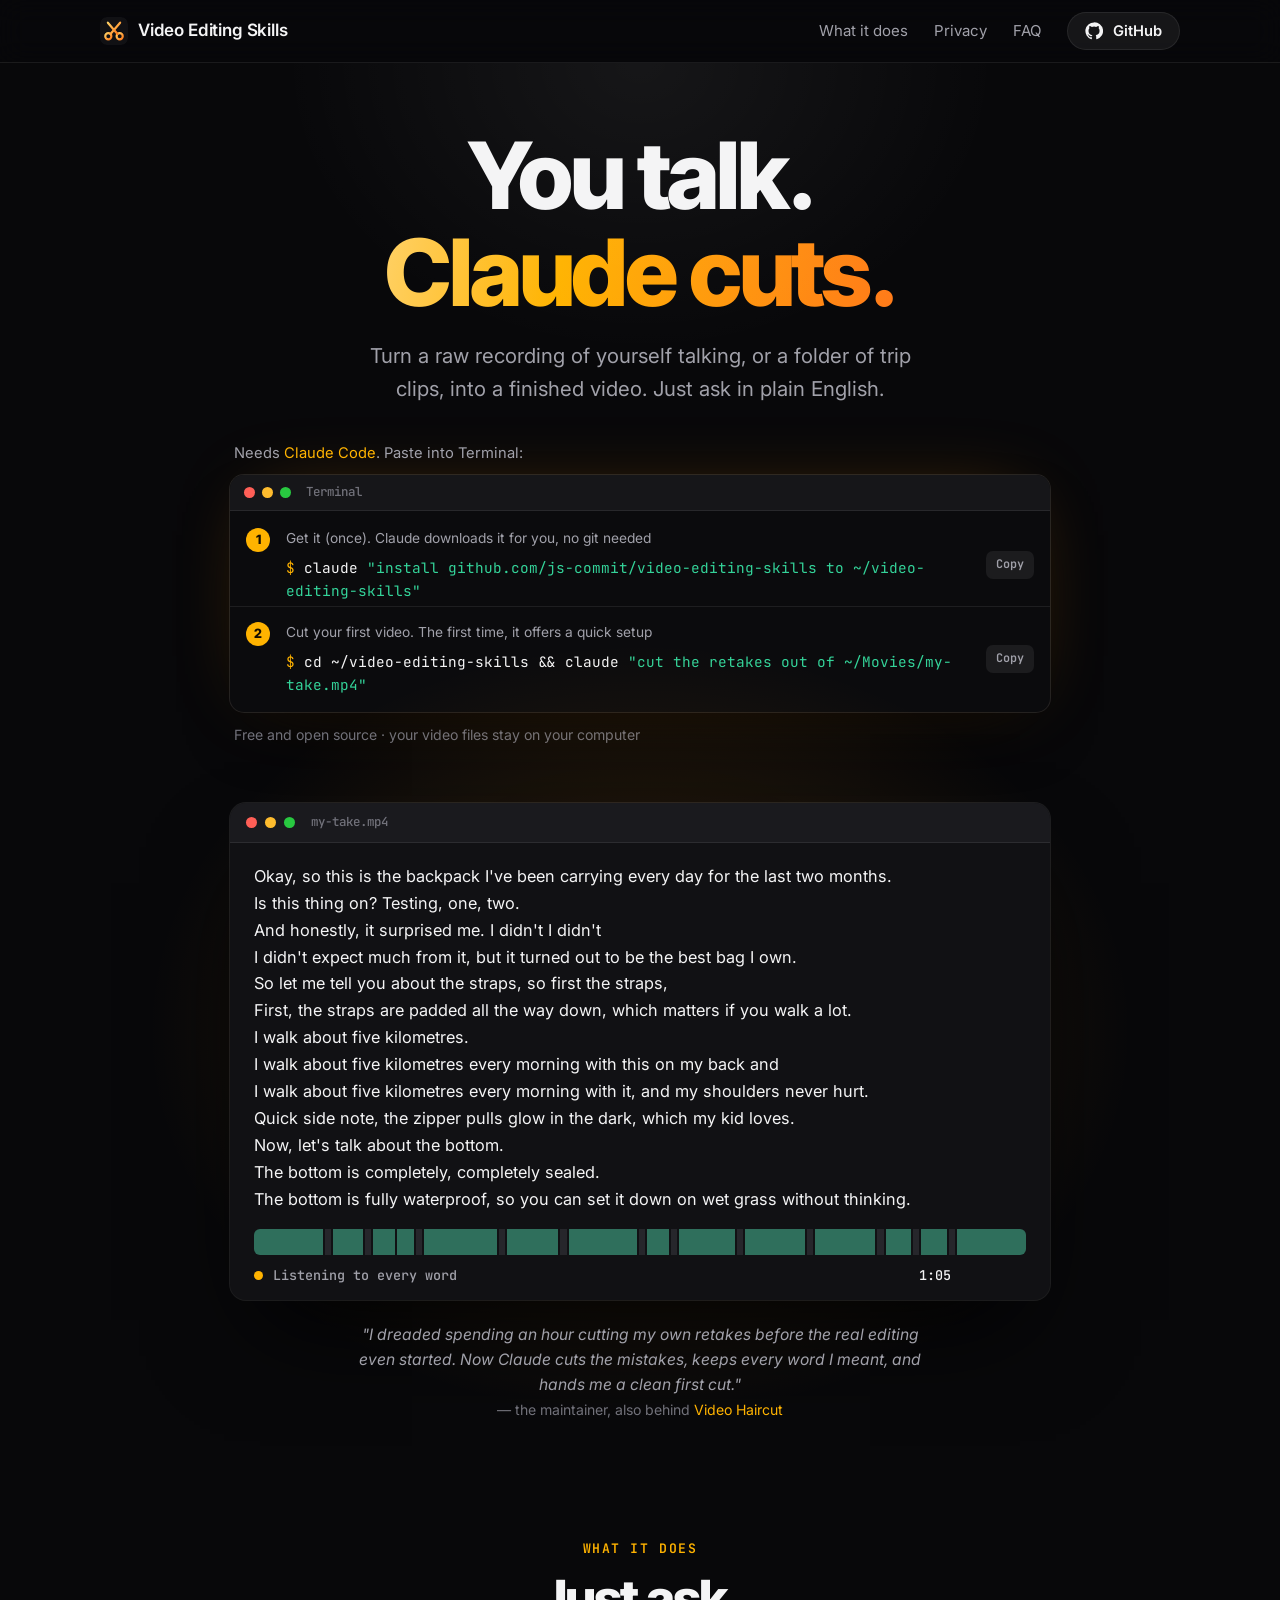
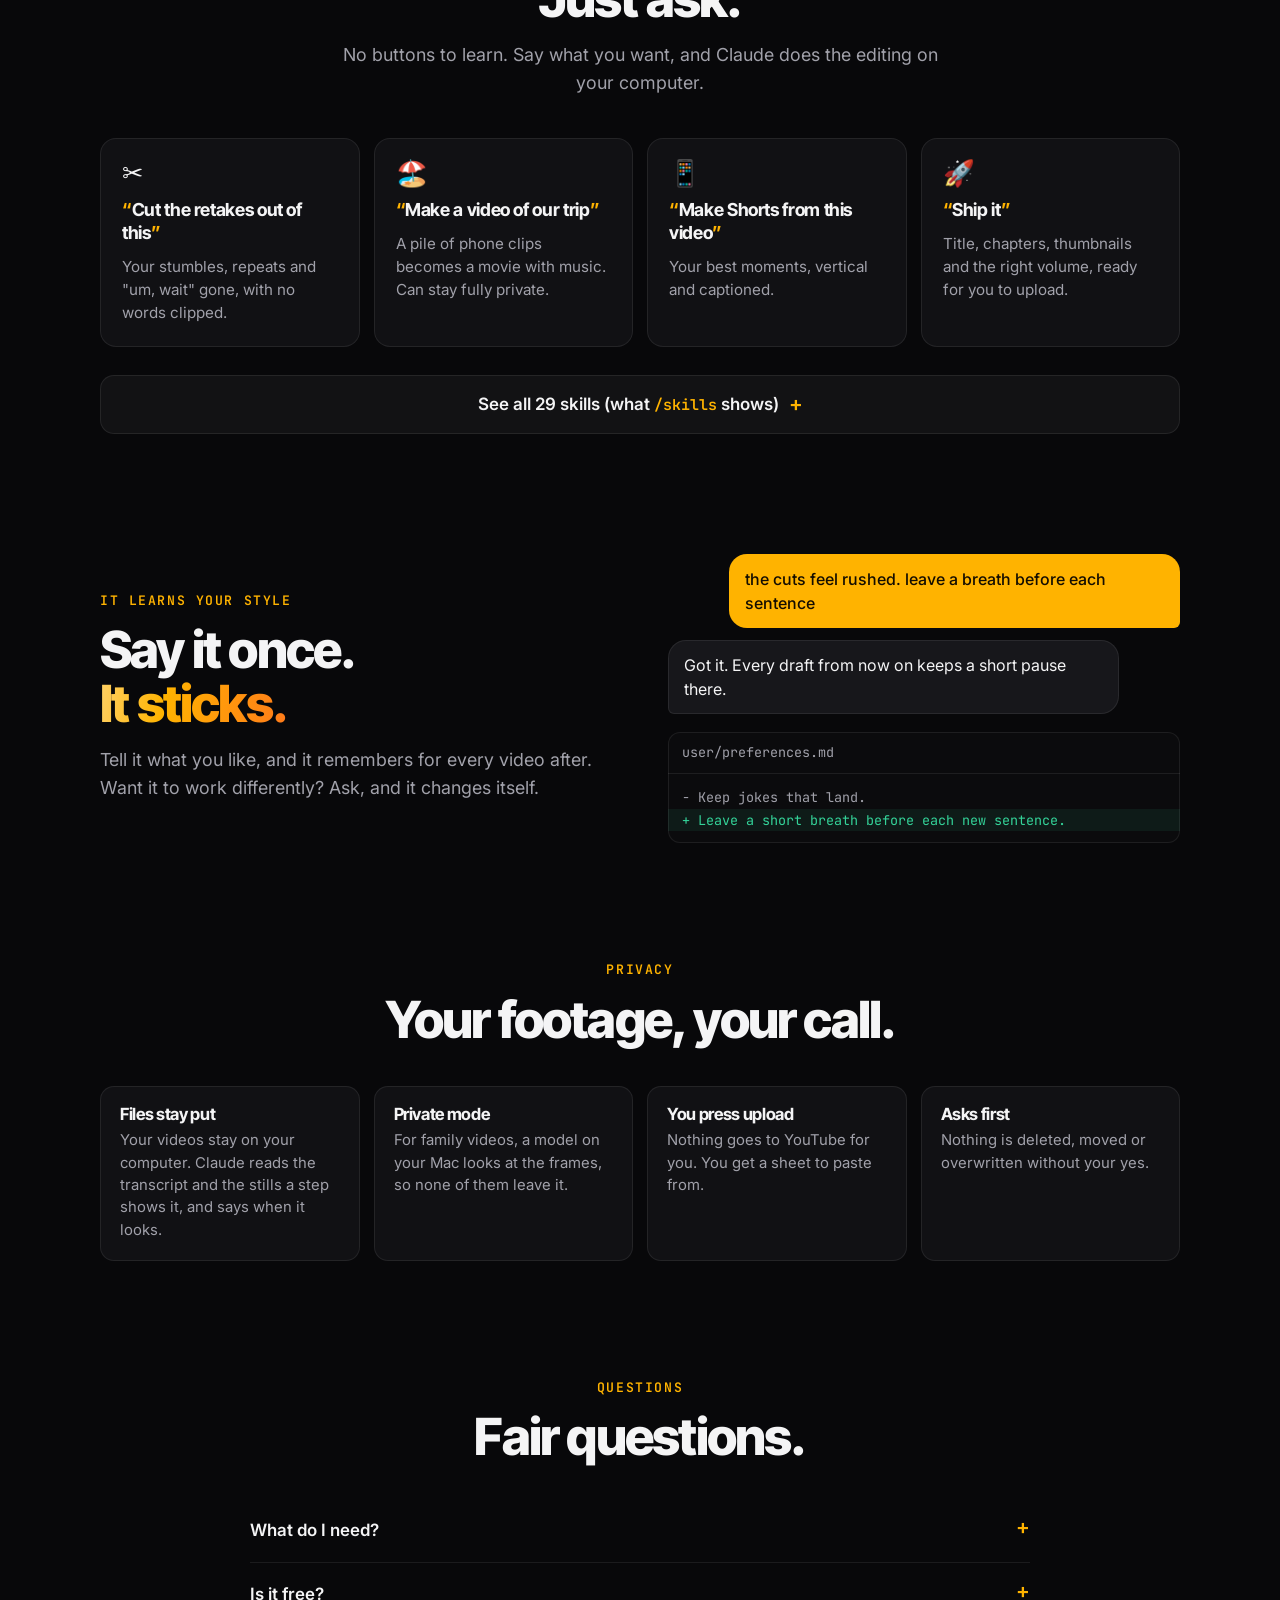
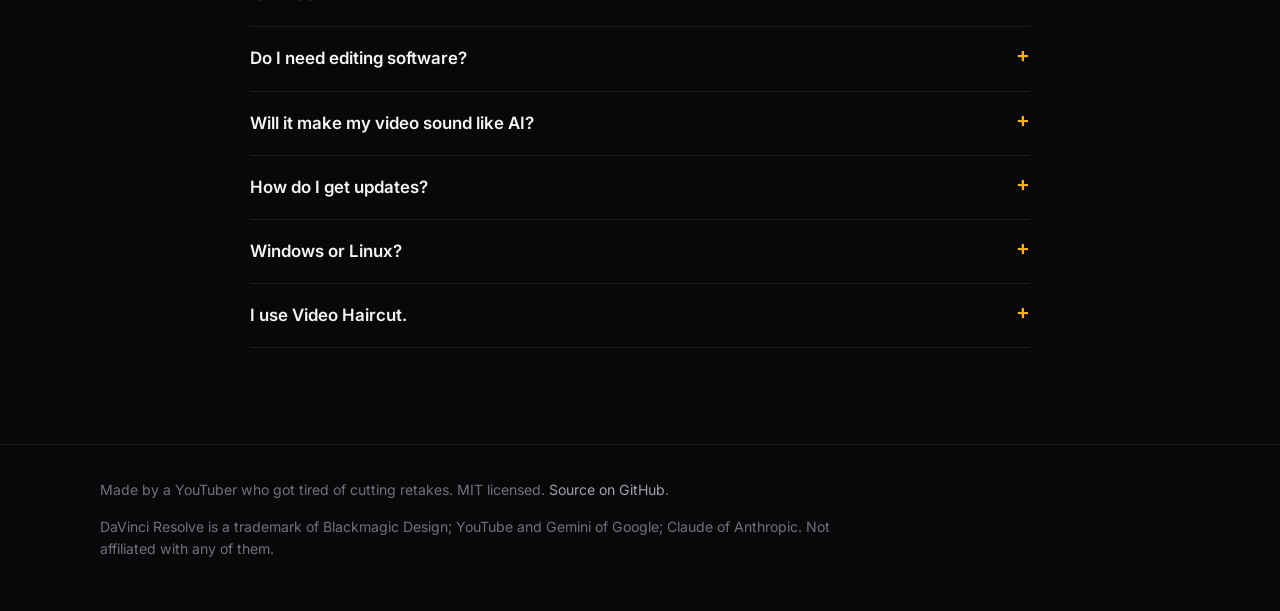
<file: site/index.html>
<!DOCTYPE html>
<html lang="en">
<head>
<meta charset="UTF-8">
<meta name="viewport" content="width=device-width, initial-scale=1">
<title>Video Editing Skills for Claude Code</title>
<meta name="description" content="Turn a raw recording of yourself talking, or a folder of trip clips, into a finished video, just by asking. Free, open-source skills for Claude Code.">
<meta name="theme-color" content="#08080a">
<meta property="og:type" content="website">
<meta property="og:url" content="https://js-commit.github.io/video-editing-skills/">
<meta property="og:title" content="Video Editing Skills: you talk, Claude cuts">
<meta property="og:description" content="Turn a raw recording of yourself talking, or a folder of trip clips, into a finished video, just by asking. Free and open source.">
<meta property="og:image" content="https://js-commit.github.io/video-editing-skills/og.png">
<meta name="twitter:card" content="summary_large_image">
<link rel="icon" href="favicon.svg" type="image/svg+xml">
<link rel="preconnect" href="https://fonts.googleapis.com">
<link rel="preconnect" href="https://fonts.gstatic.com" crossorigin>
<link href="https://fonts.googleapis.com/css2?family=Inter:wght@400;500;600&family=Inter+Tight:wght@600;700;800&family=JetBrains+Mono:wght@400;600&display=swap" rel="stylesheet">
<style>
  :root {
    --bg: #08080a;
    --panel: #111114;
    --panel-2: #17171b;
    --line: rgba(255, 255, 255, 0.08);
    --text: #f4f4f5;
    --muted: #a1a1aa;
    --dim: #71717a;
    --amber: #ffb300;
    --orange: #ff7a1a;
    --cut: #ff4d4d;
    --keep: #34d399;
    --max: 1120px;
    --mono: "JetBrains Mono", ui-monospace, SFMono-Regular, Menlo, monospace;
  }
  * { box-sizing: border-box; }
  html { scroll-behavior: smooth; }
  body {
    margin: 0; background: var(--bg); color: var(--text);
    font: 17px/1.6 Inter, system-ui, -apple-system, "Segoe UI", Roboto, sans-serif;
    -webkit-font-smoothing: antialiased; overflow-x: hidden;
  }
  a { color: inherit; text-decoration: none; }
  p a, dd a, .fine a, .note a { color: var(--amber); }
  p a:hover, .note a:hover { text-decoration: underline; }
  code { font-family: var(--mono); font-size: .88em; }
  .wrap { max-width: var(--max); margin: 0 auto; padding: 0 20px; }
  h1, h2, h3 { font-family: "Inter Tight", Inter, sans-serif; letter-spacing: -0.035em; line-height: 1.04; margin: 0; }
  h2 { font-size: clamp(2rem, 4.6vw, 3.2rem); font-weight: 800; }
  h3 { font-size: 1.2rem; font-weight: 700; letter-spacing: -0.02em; }
  .grad {
    background: linear-gradient(100deg, #ffd166 0%, var(--amber) 35%, var(--orange) 100%);
    -webkit-background-clip: text; background-clip: text; color: transparent;
  }
  section { padding: 96px 0; }
  .kicker { font: 600 .82rem/1 var(--mono); letter-spacing: .12em; text-transform: uppercase; color: var(--amber); margin-bottom: 16px; }
  .sub { color: var(--muted); font-size: 1.12rem; max-width: 38rem; margin: 16px auto 0; }
  .center { text-align: center; }

  .btn {
    display: inline-flex; align-items: center; justify-content: center; gap: 10px;
    padding: 10px 18px; border-radius: 999px; font-weight: 600; font-size: .92rem; line-height: 1;
    color: var(--text); background: rgba(255,255,255,.06); box-shadow: inset 0 0 0 1px var(--line);
    transition: background .15s ease;
  }
  .btn:hover { background: rgba(255,255,255,.1); }
  .btn svg { width: 18px; height: 18px; flex: none; }

  /* Nav */
  header {
    position: sticky; top: 0; z-index: 20;
    background: rgba(8, 8, 10, .72); backdrop-filter: saturate(160%) blur(14px);
    -webkit-backdrop-filter: saturate(160%) blur(14px); border-bottom: 1px solid var(--line);
  }
  .nav { display: flex; align-items: center; justify-content: space-between; height: 62px; gap: 16px; }
  .brand { display: flex; align-items: center; gap: 10px; font-weight: 600; letter-spacing: -0.01em; white-space: nowrap; }
  .brand img { width: 28px; height: 28px; border-radius: 7px; }
  .nav-links { display: flex; align-items: center; gap: 26px; font-size: .94rem; color: var(--muted); }
  .nav-links a:hover { color: var(--text); }
  @media (max-width: 760px) { .nav-links .hide-sm { display: none; } }

  /* Hero */
  .hero { position: relative; padding: 64px 0 24px; text-align: center; overflow: hidden; }
  .hero::before {
    content: ""; position: absolute; inset: 0; pointer-events: none;
    background:
      radial-gradient(55% 40% at 50% 70%, rgba(255,150,0,.18), transparent 70%),
      radial-gradient(40% 30% at 50% 0%, rgba(255,255,255,.06), transparent 70%);
  }
  .hero h1 { font-size: clamp(2.9rem, 8vw, 5.8rem); font-weight: 800; margin: 0 auto; max-width: 11ch; }
  .lede { font-size: clamp(1.08rem, 1.9vw, 1.28rem); color: var(--muted); max-width: 34rem; margin: 20px auto 0; }

  /* The two commands */
  .run { max-width: 820px; margin: 36px auto 0; text-align: left; }
  .run .need { font-size: .92rem; color: var(--muted); margin: 0 0 10px 4px; }
  .run .need a { color: var(--amber); }
  .term { background: #0b0b0d; border-radius: 14px; box-shadow: 0 0 0 1px rgba(255,255,255,.1), 0 30px 70px -30px rgba(0,0,0,.9), 0 0 80px -30px rgba(255,150,0,.35); overflow: hidden; }
  .term .bar { height: 36px; display: flex; align-items: center; gap: 7px; padding: 0 14px; background: #161619; border-bottom: 1px solid var(--line); }
  .bar i { width: 11px; height: 11px; border-radius: 50%; flex: none; }
  .bar i:nth-child(1) { background: #ff5f57; } .bar i:nth-child(2) { background: #febc2e; } .bar i:nth-child(3) { background: #28c840; }
  .bar span { margin-left: 8px; font: 500 .78rem/1 var(--mono); color: var(--dim); white-space: nowrap; overflow: hidden; text-overflow: ellipsis; }
  .cmd { display: grid; grid-template-columns: 28px 1fr auto; gap: 4px 12px; align-items: start; padding: 16px 16px 4px; }
  .cmd + .cmd { border-top: 1px solid var(--line); padding-top: 14px; }
  .cmd:last-of-type { padding-bottom: 16px; }
  .cmd .n { width: 24px; height: 24px; border-radius: 50%; background: var(--amber); color: #140d00; font: 800 .8rem/24px "Inter Tight", sans-serif; text-align: center; margin-top: 1px; }
  .cmd .label { font-size: .86rem; color: var(--muted); grid-column: 2; }
  .cmd pre { grid-column: 2; margin: 0; font: .9rem/1.6 var(--mono); color: var(--text); white-space: pre-wrap; word-break: break-word; }
  .cmd pre::before { content: "$ "; color: var(--amber); }
  .cmd pre b { color: var(--keep); font-weight: 400; }
  .copy { grid-column: 3; grid-row: 1 / span 2; align-self: center; font: 600 .74rem/1 var(--mono); color: var(--muted); background: rgba(255,255,255,.07); border: 0; border-radius: 7px; padding: 8px 10px; cursor: pointer; }
  .copy:hover { color: var(--text); }
  .run .fine { font-size: .88rem; color: var(--dim); margin: 12px 0 0 4px; }

  /* The haircut demo */
  .demo { position: relative; max-width: 820px; margin: 56px auto 0; text-align: left; }
  .win { background: var(--panel); border-radius: 16px; overflow: hidden; box-shadow: 0 0 0 1px rgba(255,255,255,.09), 0 50px 100px -30px rgba(0,0,0,.9); }
  .win .bar { height: 40px; display: flex; align-items: center; gap: 8px; padding: 0 16px; background: #1a1a1e; border-bottom: 1px solid var(--line); }
  .script { padding: 20px 24px 6px; font-size: clamp(.92rem, 1.6vw, 1.02rem); line-height: 1.65; }
  .ln { position: relative; display: block; overflow: hidden; max-height: 10em; transition: max-height .6s ease, opacity .6s ease; }
  .ln .w { display: inline-block; white-space: pre; transition: color .25s ease, opacity .5s ease, max-width .6s ease; max-width: 14em; vertical-align: bottom; }
  .ln .w.cut.marked { color: var(--cut); text-decoration: line-through; text-decoration-thickness: 2px; }
  .collapse .ln .w.cut { max-width: 0; opacity: 0; }
  .collapse .ln.all-cut { max-height: 0; opacity: 0; }
  .ln.scan::after { content: ""; position: absolute; inset: 0; background: linear-gradient(90deg, transparent, rgba(52,211,153,.14), transparent); }
  .tl { margin: 10px 24px 0; height: 26px; display: flex; gap: 2px; border-radius: 6px; overflow: hidden; }
  .seg { flex-basis: 0; background: #2f6f5c; transition: flex-grow .7s ease, background .3s ease, margin .7s ease; min-width: 0; }
  .seg.gap { background: #26262b; }
  .seg.cut.marked { background: var(--cut); }
  .collapse .seg.cut { flex-grow: 0 !important; margin-left: -2px; }
  .status { display: flex; align-items: center; justify-content: space-between; gap: 14px; padding: 12px 24px 16px; font: 500 .84rem/1.3 var(--mono); color: var(--muted); }
  .status .what { display: flex; align-items: center; gap: 10px; min-width: 0; }
  .status .what b { width: 9px; height: 9px; border-radius: 50%; background: var(--amber); flex: none; animation: pulse 1.2s ease-in-out infinite; }
  .status.done .what b { background: var(--keep); animation: none; }
  .status .clock { white-space: nowrap; color: var(--text); }
  .status .clock s { color: var(--dim); text-decoration-thickness: 1px; margin-right: 6px; }
  .replay { font: 600 .82rem/1 var(--mono); color: var(--amber); background: none; border: 0; cursor: pointer; padding: 0; visibility: hidden; }
  .status.done .replay { visibility: visible; }
  .note { text-align: center; font-size: .98rem; color: var(--muted); max-width: 36rem; margin: 22px auto 0; font-style: italic; }
  .note span { font-style: normal; color: var(--dim); font-size: .88rem; }
  @keyframes pulse { 50% { opacity: .35; } }

  /* Just ask */
  .asks { display: grid; grid-template-columns: repeat(4, 1fr); gap: 14px; margin-top: 40px; text-align: left; }
  .ask { background: var(--panel); border-radius: 16px; padding: 22px; box-shadow: inset 0 0 0 1px var(--line); display: flex; flex-direction: column; gap: 12px; }
  .ask .q { font: 700 1.12rem/1.3 "Inter Tight", sans-serif; letter-spacing: -0.02em; color: var(--text); }
  .ask .q::before { content: "“"; color: var(--amber); }
  .ask .q::after { content: "”"; color: var(--amber); }
  .ask p { margin: 0; color: var(--muted); font-size: .95rem; line-height: 1.5; }
  .ask .ico { font-size: 1.6rem; line-height: 1; }
  @media (max-width: 980px) { .asks { grid-template-columns: repeat(2, 1fr); } }
  @media (max-width: 560px) { .asks { grid-template-columns: 1fr; } }

  /* All skills drawer */
  .all { margin-top: 28px; text-align: left; }
  .all > summary {
    list-style: none; cursor: pointer; display: flex; align-items: center; justify-content: center; gap: 10px;
    padding: 16px; border-radius: 14px; font-weight: 600; background: rgba(255,255,255,.04); box-shadow: inset 0 0 0 1px var(--line);
  }
  .all > summary::-webkit-details-marker { display: none; }
  .all > summary:hover { background: rgba(255,179,0,.1); }
  .all > summary::after { content: "+"; color: var(--amber); font-size: 1.3rem; line-height: 1; }
  .all[open] > summary::after { content: "–"; }
  .all > summary code { color: var(--amber); }
  .group { margin-top: 44px; scroll-margin-top: 80px; }
  .group-head { display: flex; align-items: baseline; gap: 14px; flex-wrap: wrap; border-bottom: 1px solid var(--line); padding-bottom: 12px; }
  .group-head h3 { font-size: 1.4rem; }
  .group-head p { margin: 0; color: var(--muted); }
  .cards { display: grid; grid-template-columns: repeat(auto-fill, minmax(240px, 1fr)); gap: 12px; margin-top: 18px; }
  .card { display: flex; flex-direction: column; gap: 8px; background: var(--panel); border-radius: 14px; padding: 16px 18px; box-shadow: inset 0 0 0 1px var(--line); scroll-margin-top: 80px; }
  .card.star { background: linear-gradient(160deg, rgba(255,179,0,.12), var(--panel) 55%); box-shadow: inset 0 0 0 1px rgba(255,179,0,.28); }
  .card-top { display: flex; align-items: center; justify-content: space-between; gap: 10px; }
  .card-top code { font-weight: 600; font-size: .86rem; color: var(--muted); }
  .badge { font: 600 .68rem/1 var(--mono); color: var(--muted); padding: 5px 8px; border-radius: 999px; background: rgba(255,255,255,.06); white-space: nowrap; }
  .card p { margin: 0; color: #d4d4d8; font-size: .95rem; line-height: 1.5; }
  .card .say { margin-top: auto; padding-top: 4px; font-size: .88rem; color: var(--text); }
  .card .say span { display: none; }

  /* It learns */
  .learn { display: grid; grid-template-columns: 1fr 1fr; gap: 56px; align-items: center; }
  .learn .sub { margin-left: 0; }
  .chat { display: flex; flex-direction: column; gap: 12px; }
  .bubble { max-width: 88%; padding: 13px 16px; border-radius: 18px; font-size: 1rem; line-height: 1.5; }
  .bubble.you { align-self: flex-end; background: var(--amber); color: #140d00; border-bottom-right-radius: 6px; font-weight: 500; }
  .bubble.claude { align-self: flex-start; background: var(--panel-2); box-shadow: inset 0 0 0 1px var(--line); border-bottom-left-radius: 6px; }
  .file { margin-top: 18px; background: #0b0b0d; border-radius: 12px; box-shadow: inset 0 0 0 1px var(--line); font: .84rem/1.7 var(--mono); overflow: hidden; }
  .file .fname { padding: 9px 14px; border-bottom: 1px solid var(--line); color: var(--muted); }
  .file pre { margin: 0; padding: 12px 14px; color: #a1a1aa; white-space: pre-wrap; font: inherit; }
  .file .add { display: block; color: var(--keep); background: rgba(52,211,153,.08); margin: 0 -14px; padding: 0 14px; }
  @media (max-width: 880px) { .learn { grid-template-columns: 1fr; gap: 30px; } }

  /* Privacy */
  .trust { display: grid; grid-template-columns: repeat(4, 1fr); gap: 14px; margin-top: 40px; text-align: left; }
  .trust div { background: var(--panel); border-radius: 14px; padding: 20px; box-shadow: inset 0 0 0 1px var(--line); }
  .trust h3 { font-size: 1.05rem; margin-bottom: 6px; }
  .trust p { margin: 0; color: var(--muted); font-size: .93rem; line-height: 1.5; }
  @media (max-width: 980px) { .trust { grid-template-columns: repeat(2, 1fr); } }
  @media (max-width: 560px) { .trust { grid-template-columns: 1fr; } }

  /* FAQ */
  .faq { max-width: 780px; margin: 36px auto 0; }
  .faq details { border-bottom: 1px solid var(--line); padding: 18px 0; }
  .faq summary { cursor: pointer; font-weight: 600; font-size: 1.06rem; list-style: none; display: flex; justify-content: space-between; gap: 16px; }
  .faq summary::-webkit-details-marker { display: none; }
  .faq summary::after { content: "+"; color: var(--amber); font-size: 1.3rem; line-height: 1; }
  .faq details[open] summary::after { content: "–"; }
  .faq details p { margin: 12px 0 0; color: var(--muted); }

  footer { border-top: 1px solid var(--line); padding: 34px 0 50px; color: var(--dim); font-size: .88rem; }
  footer .wrap { display: flex; flex-wrap: wrap; gap: 14px 30px; justify-content: space-between; }
  footer a { color: var(--muted); }
  footer a:hover { color: var(--text); }
  footer p { margin: 0; max-width: 46rem; }

  @media (max-width: 560px) {
    section { padding: 72px 0; }
    .wrap { padding: 0 16px; }
    .cmd { grid-template-columns: 24px 1fr; }
    .copy { grid-column: 2; grid-row: auto; justify-self: start; margin-top: 6px; }
    .script { padding: 16px 16px 6px; }
    .tl { margin: 10px 16px 0; }
    .status { padding: 12px 16px 14px; flex-wrap: wrap; }
  }
  @media (prefers-reduced-motion: reduce) {
    *, *::before, *::after { animation: none !important; transition: none !important; }
    html { scroll-behavior: auto; }
  }
</style>
</head>
<body>

<header>
  <div class="wrap nav">
    <a class="brand" href="#top"><img src="favicon.svg" alt="">Video Editing Skills</a>
    <nav class="nav-links">
      <a class="hide-sm" href="#ask">What it does</a>
      <a class="hide-sm" href="#privacy">Privacy</a>
      <a class="hide-sm" href="#faq">FAQ</a>
      <a class="btn" href="https://github.com/js-commit/video-editing-skills">
        <svg viewBox="0 0 24 24" fill="currentColor" aria-hidden="true"><path d="M12 .5a11.5 11.5 0 0 0-3.64 22.41c.58.1.79-.25.79-.56v-2c-3.2.7-3.88-1.37-3.88-1.37-.53-1.33-1.28-1.69-1.28-1.69-1.05-.72.08-.7.08-.7 1.16.08 1.77 1.19 1.77 1.19 1.03 1.77 2.7 1.26 3.36.96.1-.75.4-1.26.73-1.55-2.55-.29-5.24-1.28-5.24-5.68 0-1.26.45-2.28 1.19-3.09-.12-.29-.52-1.46.11-3.05 0 0 .97-.31 3.17 1.18a11 11 0 0 1 5.77 0c2.2-1.49 3.17-1.18 3.17-1.18.63 1.59.23 2.76.11 3.05.74.81 1.19 1.83 1.19 3.09 0 4.41-2.69 5.38-5.25 5.67.41.36.78 1.06.78 2.14v3.17c0 .31.21.67.8.56A11.5 11.5 0 0 0 12 .5Z"/></svg>
        GitHub
      </a>
    </nav>
  </div>
</header>

<main id="top">
<section class="hero">
  <div class="wrap">
    <h1>You talk.<br><span class="grad">Claude cuts.</span></h1>
    <p class="lede">Turn a raw recording of yourself talking, or a folder of trip clips, into a finished video. Just ask in plain English.</p>

    <div class="run">
      <p class="need">Needs <a href="https://code.claude.com/docs/en/setup">Claude Code</a>. Paste into Terminal:</p>
      <div class="term">
        <div class="bar"><i></i><i></i><i></i><span>Terminal</span></div>
        <div class="cmd">
          <span class="n">1</span>
          <span class="label">Get it (once). Claude downloads it for you, no git needed</span>
          <pre>claude <b>"install github.com/js-commit/video-editing-skills to ~/video-editing-skills"</b></pre>
          <button class="copy" type="button">Copy</button>
        </div>
        <div class="cmd">
          <span class="n">2</span>
          <span class="label">Cut your first video. The first time, it offers a quick setup</span>
          <pre>cd ~/video-editing-skills && claude <b>"cut the retakes out of ~/Movies/my-take.mp4"</b></pre>
          <button class="copy" type="button">Copy</button>
        </div>
      </div>
      <p class="fine">Free and open source · your video files stay on your computer</p>
    </div>

    <div class="demo" id="demo" aria-label="Animation: a transcript where retakes and filler are struck through and removed, and the video gets shorter.">
      <div class="win">
        <div class="bar"><i></i><i></i><i></i><span>my-take.mp4</span></div>
        <div class="script" aria-hidden="true"></div>
        <div class="tl" aria-hidden="true"></div>
        <div class="status" aria-hidden="true">
          <span class="what"><b></b><span class="txt">Ready</span></span>
          <span><span class="clock"></span> <button class="replay" type="button">Replay ↺</button></span>
        </div>
      </div>
      <p class="note">"I dreaded spending an hour cutting my own retakes before the real editing even started. Now Claude cuts the mistakes, keeps every word I meant, and hands me a clean first cut."<br><span>— the maintainer, also behind <a href="https://github.com/js-commit/video-haircut">Video Haircut</a></span></p>
    </div>
  </div>
</section>

<section id="ask">
  <div class="wrap center">
    <div class="kicker">What it does</div>
    <h2>Just ask.</h2>
    <p class="sub">No buttons to learn. Say what you want, and Claude does the editing on your computer.</p>
    <div class="asks">
      <div class="ask"><span class="ico">✂️</span><span class="q">Cut the retakes out of this</span><p>Your stumbles, repeats and "um, wait" gone, with no words clipped.</p></div>
      <div class="ask"><span class="ico">🏖️</span><span class="q">Make a video of our trip</span><p>A pile of phone clips becomes a movie with music. Can stay fully private.</p></div>
      <div class="ask"><span class="ico">📱</span><span class="q">Make Shorts from this video</span><p>Your best moments, vertical and captioned.</p></div>
      <div class="ask"><span class="ico">🚀</span><span class="q">Ship it</span><p>Title, chapters, thumbnails and the right volume, ready for you to upload.</p></div>
    </div>

    <details class="all">
      <summary><span>See all <!-- gen:n-skills -->29<!-- /gen:n-skills --> skills (what <code>/skills</code> shows)</span></summary>
<!-- gen:skills -->
<div class="group" id="g-cut">
  <div class="group-head"><h3>Cut</h3><p>From raw recording to a clean first cut.</p></div>
  <div class="cards">
    <article class="card star" id="skill-aroll-draft">
      <div class="card-top"><code>aroll-draft</code></div>
      <p>Cuts the retakes, stumbles and &quot;is this thing on?&quot; out of a recording of you talking. No clipped words.</p>
      <p class="say"><span>Just say</span> &ldquo;cut the retakes out of my-take.mp4&rdquo;</p>
    </article>
    <article class="card" id="skill-multicam-angles">
      <div class="card-top"><code>multicam-angles</code><span class="badge">Resolve Studio</span></div>
      <p>Filmed with two cameras? Picks the best angle for every moment.</p>
      <p class="say"><span>Just say</span> &ldquo;pick the camera angles&rdquo;</p>
    </article>
    <article class="card" id="skill-talking-head-ffmpeg">
      <div class="card-top"><code>talking-head-ffmpeg</code></div>
      <p>Puts your extra clips over the talking and renders the video. No editing app needed.</p>
      <p class="say"><span>Just say</span> &ldquo;edit this with b-roll&rdquo;</p>
    </article>
    <article class="card" id="skill-unboxing-cut">
      <div class="card-top"><code>unboxing-cut</code></div>
      <p>Turns a long unboxing into a short, satisfying sequence.</p>
      <p class="say"><span>Just say</span> &ldquo;cut the unboxing&rdquo;</p>
    </article>
  </div>
</div>
<div class="group" id="g-fill">
  <div class="group-head"><h3>Fill</h3><p>Extra clips, graphics, the line you forgot.</p></div>
  <div class="cards">
    <article class="card" id="skill-broll-brick-layer">
      <div class="card-top"><code>broll-brick-layer</code><span class="badge">Resolve Studio</span></div>
      <p>Covers the talking with matching clips on your DaVinci Resolve timeline, then double-checks every pick.</p>
      <p class="say"><span>Just say</span> &ldquo;lay b-roll on this timeline&rdquo;</p>
    </article>
    <article class="card" id="skill-broll-library">
      <div class="card-top"><code>broll-library</code></div>
      <p>Every clip you&#x27;ve ever shot, described and searchable.</p>
      <p class="say"><span>Just say</span> &ldquo;have I ever shot a rainy street?&rdquo;</p>
    </article>
    <article class="card" id="skill-motion-graphics">
      <div class="card-top"><code>motion-graphics</code></div>
      <p>Animated numbers, charts and labels that pop up as you say them.</p>
      <p class="say"><span>Just say</span> &ldquo;add an animated stat here&rdquo;</p>
    </article>
    <article class="card" id="skill-vo-gapfill">
      <div class="card-top"><code>vo-gapfill</code></div>
      <p>Forgot to say something? Fills the gap with a line in your own text-to-speech voice.</p>
      <p class="say"><span>Just say</span> &ldquo;do a voiceover for that gap&rdquo;</p>
    </article>
    <article class="card" id="skill-camera-ab-compare">
      <div class="card-top"><code>camera-ab-compare</code><span class="badge">Resolve Studio</span></div>
      <p>Two phones, one walk: builds the side-by-side comparison video.</p>
      <p class="say"><span>Just say</span> &ldquo;compare these two phones&rdquo;</p>
    </article>
  </div>
</div>
<div class="group" id="g-polish">
  <div class="group-head"><h3>Polish</h3><p>Your notes, cleaner sound, steadier shots.</p></div>
  <div class="cards">
    <article class="card" id="skill-ffmpeg-to-resolve">
      <div class="card-top"><code>ffmpeg-to-resolve</code><span class="badge">Resolve Studio</span></div>
      <p>Rebuilds that edit as a DaVinci Resolve timeline you can finish by hand, then checks it matches frame for frame.</p>
      <p class="say"><span>Just say</span> &ldquo;move this edit into Resolve&rdquo;</p>
    </article>
    <article class="card" id="skill-edit-review-notes">
      <div class="card-top"><code>edit-review-notes</code></div>
      <p>Watch your draft, jot notes as you go, and Claude makes the changes.</p>
      <p class="say"><span>Just say</span> &ldquo;apply my review notes&rdquo;</p>
    </article>
    <article class="card" id="skill-resolve-export-draft">
      <div class="card-top"><code>resolve-export-draft</code></div>
      <p>Renders a draft of your DaVinci Resolve timeline to watch anywhere.</p>
      <p class="say"><span>Just say</span> &ldquo;render a draft&rdquo;</p>
    </article>
    <article class="card" id="skill-voice-clear">
      <div class="card-top"><code>voice-clear</code><span class="badge">Apple silicon</span></div>
      <p>Takes the echo and background noise out of your voice, on your Mac.</p>
      <p class="say"><span>Just say</span> &ldquo;clean up my voice&rdquo;</p>
    </article>
    <article class="card" id="skill-stabilize-clips">
      <div class="card-top"><code>stabilize-clips</code></div>
      <p>Smooths shaky phone clips, and keeps the original if it didn&#x27;t help.</p>
      <p class="say"><span>Just say</span> &ldquo;stabilize these clips&rdquo;</p>
    </article>
  </div>
</div>
<div class="group" id="g-ship">
  <div class="group-head"><h3>Ship</h3><p>Everything YouTube asks for.</p></div>
  <div class="cards">
    <article class="card star" id="skill-ship-it">
      <div class="card-top"><code>ship-it</code></div>
      <p>From approved draft to ready to upload, in two words.</p>
      <p class="say"><span>Just say</span> &ldquo;ship it&rdquo;</p>
    </article>
    <article class="card" id="skill-youtube-release">
      <div class="card-top"><code>youtube-release</code></div>
      <p>Titles, a description with chapters, and the volume set right for YouTube.</p>
      <p class="say"><span>Just say</span> &ldquo;write the title and chapters&rdquo;</p>
    </article>
    <article class="card" id="skill-youtube-thumbnails">
      <div class="card-top"><code>youtube-thumbnails</code></div>
      <p>Thumbnails made from your real footage, with words from your own video.</p>
      <p class="say"><span>Just say</span> &ldquo;make thumbnails&rdquo;</p>
    </article>
    <article class="card" id="skill-studio-thumbnails">
      <div class="card-top"><code>studio-thumbnails</code></div>
      <p>More thumbnail ideas from YouTube Studio&#x27;s and Gemini&#x27;s AI.</p>
      <p class="say"><span>Just say</span> &ldquo;Gemini thumbnails with my face&rdquo;</p>
    </article>
    <article class="card" id="skill-shorts">
      <div class="card-top"><code>shorts</code></div>
      <p>Finds your best moments and turns them into captioned vertical Shorts.</p>
      <p class="say"><span>Just say</span> &ldquo;make Shorts from this video&rdquo;</p>
    </article>
  </div>
</div>
<div class="group" id="g-life">
  <div class="group-head"><h3>Home videos</h3><p>The trip, the dog, the birthday.</p></div>
  <div class="cards">
    <article class="card star" id="skill-home-video">
      <div class="card-top"><code>home-video</code></div>
      <p>Turns a pile of trip, pet or family clips into a movie with music. Can keep every frame private on your Mac.</p>
      <p class="say"><span>Just say</span> &ldquo;make a video of our trip&rdquo;</p>
    </article>
    <article class="card" id="skill-montage-music">
      <div class="card-top"><code>montage-music</code></div>
      <p>Picks songs that fit the mood and times them to the cuts.</p>
      <p class="say"><span>Just say</span> &ldquo;pick a song for this part&rdquo;</p>
    </article>
  </div>
</div>
<div class="group" id="g-tidy">
  <div class="group-head"><h3>Keep it tidy</h3><p>Footage in, drive space back.</p></div>
  <div class="cards">
    <article class="card" id="skill-footage-triage">
      <div class="card-top"><code>footage-triage</code></div>
      <p>Sorts a messy folder of clips into the right places. You approve every move.</p>
      <p class="say"><span>Just say</span> &ldquo;sort this folder&rdquo;</p>
    </article>
    <article class="card" id="skill-archive-project">
      <div class="card-top"><code>archive-project</code></div>
      <p>Done with a video? Keeps what matters and frees up the space. Asks first.</p>
      <p class="say"><span>Just say</span> &ldquo;archive this project&rdquo;</p>
    </article>
    <article class="card" id="skill-new-project">
      <div class="card-top"><code>new-project</code></div>
      <p>Sets up a tidy folder for your next video.</p>
      <p class="say"><span>Just say</span> &ldquo;start a new project&rdquo;</p>
    </article>
  </div>
</div>
<div class="group" id="g-yours">
  <div class="group-head"><h3>Make it yours</h3><p>Change anything by asking.</p></div>
  <div class="cards">
    <article class="card" id="skill-setup">
      <div class="card-top"><code>setup</code></div>
      <p>A few skippable questions, so everything knows where your stuff lives.</p>
      <p class="say"><span>Just say</span> &ldquo;set me up&rdquo;</p>
    </article>
    <article class="card" id="skill-update-toolkit">
      <div class="card-top"><code>update-toolkit</code></div>
      <p>Tells you when a newer version is out and installs it. Your settings and changes stay.</p>
      <p class="say"><span>Just say</span> &ldquo;update the toolkit&rdquo;</p>
    </article>
    <article class="card" id="skill-customize">
      <div class="card-top"><code>customize</code></div>
      <p>Say &quot;from now on...&quot; and it remembers. Or ask it to change how anything works.</p>
      <p class="say"><span>Just say</span> &ldquo;from now on, keep my jokes&rdquo;</p>
    </article>
    <article class="card" id="skill-editing-coach">
      <div class="card-top"><code>editing-coach</code></div>
      <p>Learning to edit? Ask anything and get step-by-step answers and feedback.</p>
      <p class="say"><span>Just say</span> &ldquo;what&#x27;s a J-cut?&rdquo;</p>
    </article>
    <article class="card" id="skill-aroll-benchmark">
      <div class="card-top"><code>aroll-benchmark</code><span class="badge">dev</span></div>
      <p>For tinkerers: scores the automatic cut against your own edit.</p>
      <p class="say"><span>Just say</span> &ldquo;score the auto cut against my edit&rdquo;</p>
    </article>
  </div>
</div>
<!-- /gen:skills -->
    </details>
  </div>
</section>

<section id="learns" style="padding-top: 24px;">
  <div class="wrap learn">
    <div>
      <div class="kicker">It learns your style</div>
      <h2>Say it once.<br><span class="grad">It sticks.</span></h2>
      <p class="sub">Tell it what you like, and it remembers for every video after. Want it to work differently? Ask, and it changes itself.</p>
    </div>
    <div>
      <div class="chat">
        <div class="bubble you">the cuts feel rushed. leave a breath before each sentence</div>
        <div class="bubble claude">Got it. Every draft from now on keeps a short pause there.</div>
      </div>
      <div class="file">
        <div class="fname">user/preferences.md</div>
        <pre>- Keep jokes that land.
<span class="add">+ Leave a short breath before each new sentence.</span></pre>
      </div>
    </div>
  </div>
</section>

<section id="privacy" style="padding-top: 24px;">
  <div class="wrap center">
    <div class="kicker">Privacy</div>
    <h2>Your footage, your call.</h2>
    <div class="trust">
      <div><h3>Files stay put</h3><p>Your videos stay on your computer. Claude reads the transcript and the stills a step shows it, and says when it looks.</p></div>
      <div><h3>Private mode</h3><p>For family videos, a model on your Mac looks at the frames, so none of them leave it.</p></div>
      <div><h3>You press upload</h3><p>Nothing goes to YouTube for you. You get a sheet to paste from.</p></div>
      <div><h3>Asks first</h3><p>Nothing is deleted, moved or overwritten without your yes.</p></div>
    </div>
  </div>
</section>

<section id="faq" style="padding-top: 24px;">
  <div class="wrap">
    <div class="center"><div class="kicker">Questions</div><h2>Fair questions.</h2></div>
    <div class="faq">
      <details><summary>What do I need?</summary><p>Claude Code with a Claude plan (Pro or Max), and a Mac works best. No git or developer tools needed. Setup checks the rest, offers to install ffmpeg, and helps you pick how speech becomes text (ElevenLabs Scribe has a free tier; on newer Macs, voz is free and offline). DaVinci Resolve is optional.</p></details>
      <details><summary>Is it free?</summary><p>Yes, it's open source (MIT). Claude Code uses your Claude plan, and a long recording uses a fair bit of it.</p></details>
      <details><summary>Do I need editing software?</summary><p>No. It can do the whole edit on its own. If you use DaVinci Resolve, it can build the timeline there for you to fine-tune.</p></details>
      <details><summary>Will it make my video sound like AI?</summary><p>No. The first cut only cuts your own words: the mistakes go, everything you meant to say stays, jokes included.</p></details>
      <details><summary>How do I get updates?</summary><p>Once a day it looks whether a newer version is out, and Claude tells you. Say "update the toolkit" and it installs it; your settings and your own changes stay. The look only asks GitHub for the latest version's id, and you can switch it off.</p></details>
      <details><summary>Windows or Linux?</summary><p>The Mac gets the most testing and the ready-made apps. The core editing is written to work on Windows and Linux too.</p></details>
      <details><summary>I use Video Haircut.</summary><p>The first cut opens in <a href="https://github.com/js-commit/video-haircut">Video Haircut</a> for touch-ups.</p></details>
    </div>
  </div>
</section>
</main>

<footer>
  <div class="wrap">
    <p>Made by a YouTuber who got tired of cutting retakes. MIT licensed. <a href="https://github.com/js-commit/video-editing-skills">Source on GitHub</a>.</p>
    <p>DaVinci Resolve is a trademark of Blackmagic Design; YouTube and Gemini of Google; Claude of Anthropic. Not affiliated with any of them.</p>
  </div>
</footer>

<script>
(() => {
  const reduce = matchMedia("(prefers-reduced-motion: reduce)").matches;
  const sleep = (ms) => new Promise((r) => setTimeout(r, ms));
  const onView = (el, fn) => {
    if (!("IntersectionObserver" in window)) return fn();
    const io = new IntersectionObserver((es) => { if (es.some((e) => e.isIntersecting)) { io.disconnect(); fn(); } }, { threshold: 0.35 });
    io.observe(el);
  };

  // The haircut: aroll-draft's own worked example, in its own format (~word~ = cut).
  const TAKE = [
    "Okay, so this is the backpack I've been carrying every day for the last two months.",
    "~Is~ ~this~ ~thing~ ~on?~ ~Testing,~ ~one,~ ~two.~",
    "And honestly, it surprised me. ~I~ ~didn't~ ~I~ ~didn't~",
    "I didn't expect much from it, but it turned out to be the best bag I own.",
    "~So~ ~let~ ~me~ ~tell~ ~you~ ~about~ ~the~ ~straps,~ ~so~ ~first~ ~the~ ~straps,~",
    "First, the straps are padded all the way down, which matters if you walk a lot.",
    "~I~ ~walk~ ~about~ ~five~ ~kilometres.~",
    "~I~ ~walk~ ~about~ ~five~ ~kilometres~ ~every~ ~morning~ ~with~ ~this~ ~on~ ~my~ ~back~ ~and~",
    "I walk about five kilometres every morning with it, and my shoulders never hurt.",
    "Quick side note, the zipper pulls glow in the dark, which my kid loves.",
    "Now, let's talk about the bottom.",
    "~The~ ~bottom~ ~is~ ~completely,~ ~completely~ ~sealed.~",
    "The bottom is fully waterproof, so you can set it down on wet grass without thinking."
  ];
  const WPS = 2.6, GAP = 0.55;           // speaking rate and the pause between lines, in seconds
  const demo = document.getElementById("demo");
  const script = demo.querySelector(".script"), tl = demo.querySelector(".tl");
  const status = demo.querySelector(".status"), txt = status.querySelector(".txt"), clock = status.querySelector(".clock");
  let words = 0, kept = 0, keptLines = 0;
  const lines = TAKE.map((raw, i) => {
    const ln = document.createElement("span");
    ln.className = "ln";
    const toks = raw.split(" ").map((t) => ({ cut: /^~.*~$/.test(t), t: t.replace(/^~|~$/g, "") }));
    let run = null;
    toks.forEach((k, j) => {
      const w = document.createElement("span");
      w.className = "w" + (k.cut ? " cut" : "");
      w.textContent = k.t + (j < toks.length - 1 ? " " : "");
      ln.appendChild(w);
      words++; if (!k.cut) kept++;
      if (!run || run.cut !== k.cut) {
        run = { cut: k.cut, el: document.createElement("div"), n: 0 };
        run.el.className = "seg" + (k.cut ? " cut" : "");
        tl.appendChild(run.el);
      }
      run.el.style.flexGrow = ++run.n;
    });
    ln.allCut = toks.every((k) => k.cut);
    if (ln.allCut) ln.classList.add("all-cut"); else keptLines++;
    script.appendChild(ln);
    if (i < TAKE.length - 1) {                       // the silence between lines gets cut too
      const g = document.createElement("div");
      g.className = "seg gap cut"; g.style.flexGrow = GAP * WPS; tl.appendChild(g);
    }
    return ln;
  });
  const rawSec = words / WPS + (TAKE.length - 1) * GAP;
  const cutSec = kept / WPS + (keptLines - 1) * 0.15;
  const mmss = (s) => `${Math.floor(s / 60)}:${String(Math.round(s % 60)).padStart(2, "0")}`;
  const setClock = (s, done) => { clock.innerHTML = done ? `<s>${mmss(rawSec)}</s>${mmss(s)}` : mmss(s); };

  const finalState = () => {
    demo.querySelectorAll(".cut").forEach((el) => el.classList.add("marked"));
    status.classList.add("done");
    txt.textContent = "Done. Clean first cut, ready to watch";
    setClock(cutSec, true);
  };

  let playing = false;
  async function play() {
    if (playing) return; playing = true;
    demo.classList.remove("collapse"); status.classList.remove("done");
    demo.querySelectorAll(".marked").forEach((el) => el.classList.remove("marked"));
    setClock(rawSec, false);
    txt.textContent = "Listening to every word";
    await sleep(1200);
    txt.textContent = "Cutting retakes, stumbles and mic checks";
    for (const ln of lines) {
      const cuts = ln.querySelectorAll(".w.cut");
      if (!cuts.length) { await sleep(120); continue; }
      for (const w of cuts) { w.classList.add("marked"); await sleep(55); }
      await sleep(260);
    }
    tl.querySelectorAll(".seg.cut").forEach((s) => s.classList.add("marked"));
    await sleep(500);
    txt.textContent = "Reading it back like a viewer";
    for (const ln of lines) { if (ln.allCut) continue; ln.classList.add("scan"); await sleep(110); ln.classList.remove("scan"); }
    await sleep(300);
    txt.textContent = "Making every cut seamless";
    demo.classList.add("collapse");
    const t0 = performance.now(), dur = 900;
    await new Promise((res) => {
      const tick = (now) => {
        const p = Math.max(0, Math.min(1, (now - t0) / dur)), e = 1 - Math.pow(1 - p, 3);
        setClock(rawSec + (cutSec - rawSec) * e, false);
        p < 1 ? requestAnimationFrame(tick) : res();
      };
      requestAnimationFrame(tick);
    });
    await sleep(500);
    finalState();
    playing = false;
  }
  status.querySelector(".replay").addEventListener("click", play);
  setClock(rawSec, false);
  if (reduce) finalState(); else onView(demo, play);

  // A link to one skill or group (#skill-aroll-draft, #g-cut) opens the drawer first.
  const openFromHash = () => {
    const el = /^#(skill|g)-/.test(location.hash) && document.querySelector(location.hash);
    if (el) { el.closest("details").open = true; el.scrollIntoView(); }
  };
  addEventListener("hashchange", openFromHash); openFromHash();

  document.querySelectorAll(".copy").forEach((b) => b.addEventListener("click", async () => {
    try { await navigator.clipboard.writeText(b.previousElementSibling.textContent); b.textContent = "Copied"; }
    catch (e) { b.textContent = "Select it"; }
    setTimeout(() => (b.textContent = "Copy"), 1600);
  }));
})();
</script>
</body>
</html>
</file>
